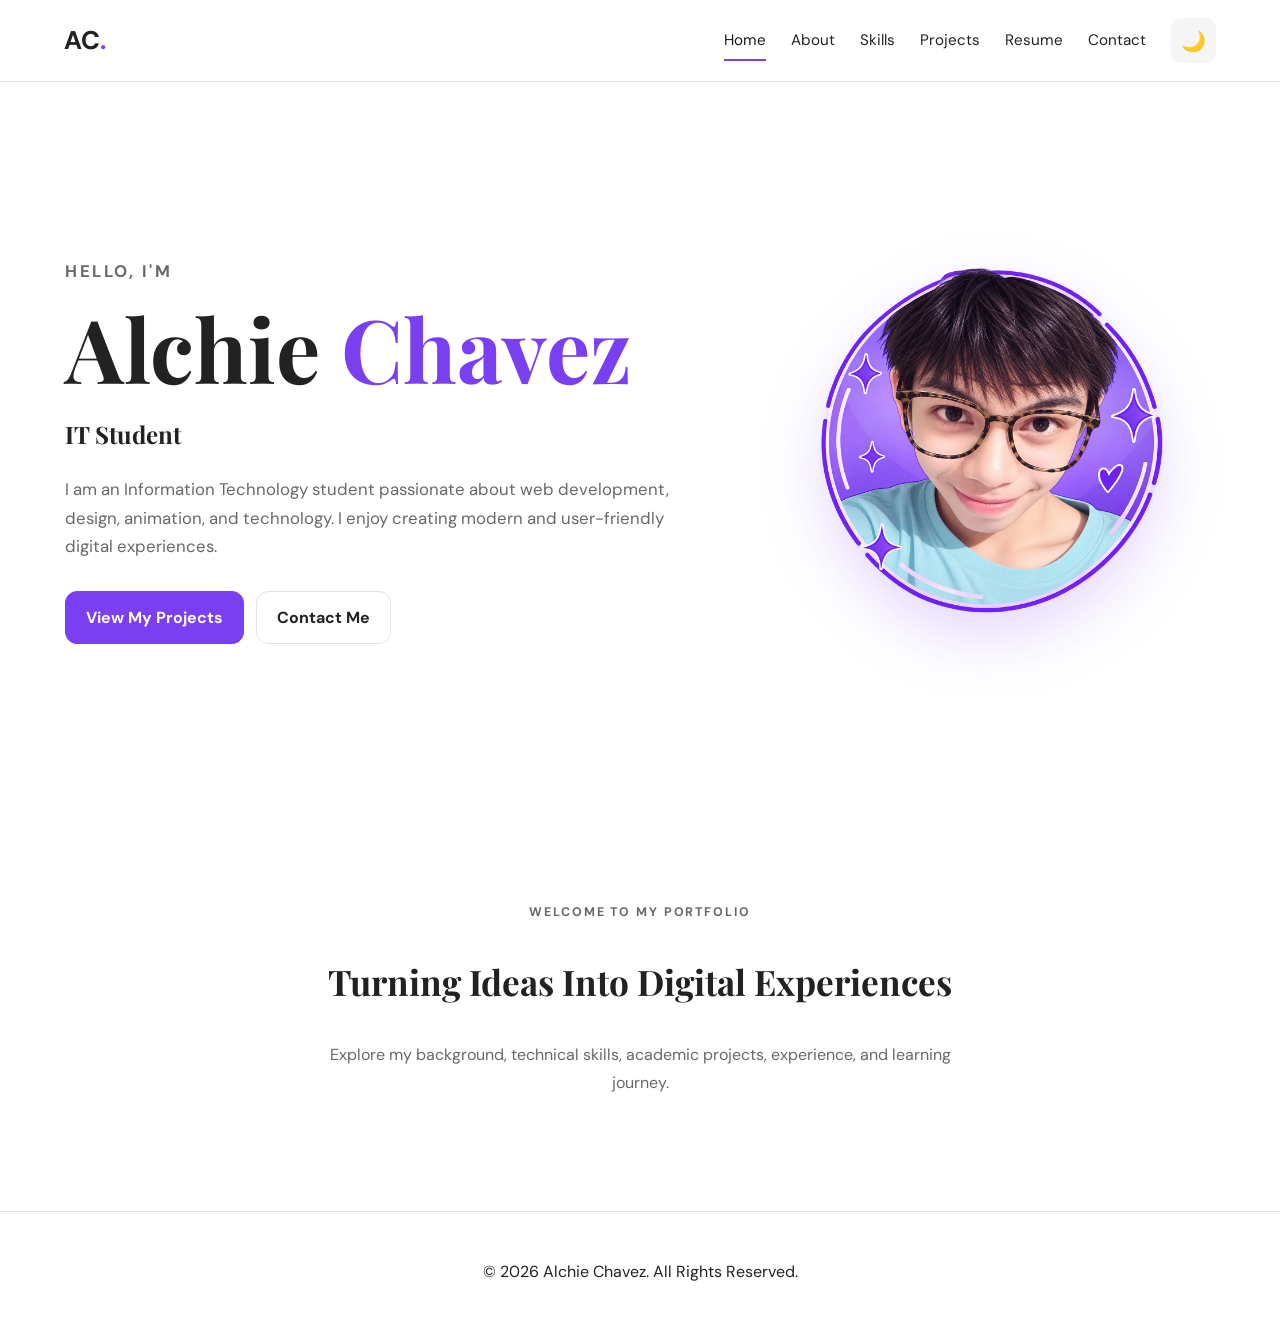
<file: index.html>
<!DOCTYPE html>
<html lang="en">
<head>
    <meta charset="UTF-8">
    <meta name="viewport" content="width=device-width, initial-scale=1.0">
    <title>Alchie Chavez | Portfolio</title>
    <link rel="stylesheet" href="style.css">
</head>

<body>

<header>
    <div class="logo">AC<span>.</span></div>

    <button class="menu-toggle" id="menuToggle">☰</button>

    <nav id="navbar">
        <a href="index.html" class="active">Home</a>
        <a href="about.html">About</a>
        <a href="skills.html">Skills</a>
        <a href="projects.html">Projects</a>
        <a href="resume.html">Resume</a>
        <a href="contact.html">Contact</a>
       <button id="themeToggle" type="button">🌙</button>
    </nav>
</header>

<main>

<section class="hero">

    <div class="hero-content">

        <p class="eyebrow">HELLO, I'M</p>

        <h1>
            Alchie <span>Chavez</span>
        </h1>

        <h2>
            <span id="typing"></span>
        </h2>

        <p>
            I am an Information Technology student passionate about
            web development, design, animation, and technology.
            I enjoy creating modern and user-friendly digital experiences.
        </p>

        <div class="buttons">
            <a href="projects1.html" class="btn primary">
                View My Projects
            </a>

            <a href="contact.html" class="btn secondary">
                Contact Me
            </a>
        </div>

    </div>

    <div class="profile-container">
        <img src="profile1.png" alt="Profile image">
    </div>

</section>

<section class="welcome">

    <p class="eyebrow">WELCOME TO MY PORTFOLIO</p>

    <h2>Turning Ideas Into Digital Experiences</h2>

    <p>
        Explore my background, technical skills, academic projects,
        experience, and learning journey.
    </p>

</section>

</main>

<footer>
    <p>© 2026 Alchie Chavez. All Rights Reserved.</p>
</footer>

<script src="js_script.js"></script>

</body>
</html>
</file>
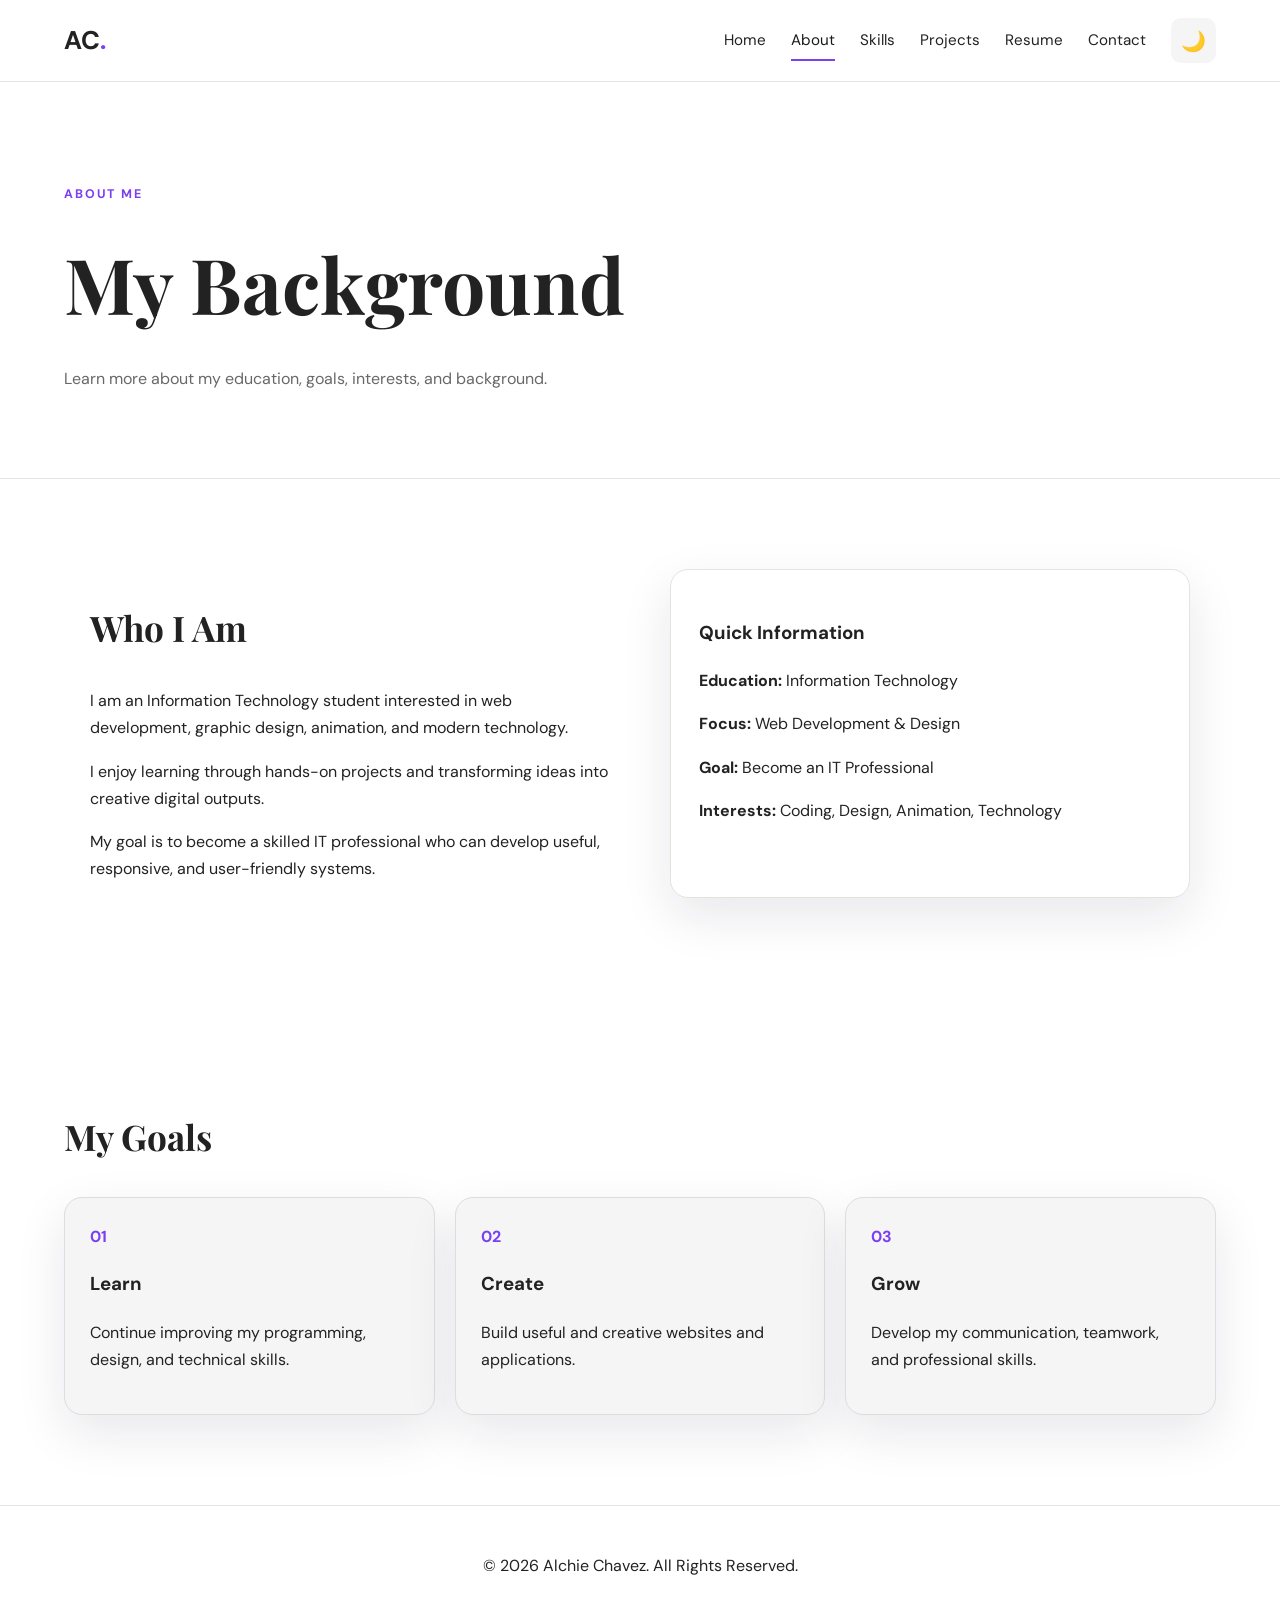
<file: about.html>
<!DOCTYPE html>
<html lang="en">

<head>
    <meta charset="UTF-8">
    <meta name="viewport" content="width=device-width, initial-scale=1.0">
    <title>About | Alchie Chavez</title>

    <link rel="stylesheet" href="style.css">
</head>

<body>

<header>
    <div class="logo">AC<span>.</span></div>

    <button class="menu-toggle" id="menuToggle">☰</button>

    <nav id="navbar">

        <a href="index.html">Home</a>

        <a href="about.html" class="active">About</a>

        <a href="skills.html">Skills</a>

        <a href="projects.html">Projects</a>

        <a href="resume.html">Resume</a>

        <a href="contact.html">Contact</a>

        <button id="themeToggle">🌙</button>

    </nav>

</header>


<main>

<section class="page-header">

    <p class="eyebrow">ABOUT ME</p>

    <h1>My Background</h1>

    <p>
        Learn more about my education, goals, interests, and background.
    </p>
     
</section>


<section class="section">

    <div class="two-column">

        <div>

            <h2>Who I Am</h2>

            <p>
                I am an Information Technology student interested in
                web development, graphic design, animation, and
                modern technology.
            </p>

            <p>
                I enjoy learning through hands-on projects and
                transforming ideas into creative digital outputs.
            </p>

            <p>
                My goal is to become a skilled IT professional who can
                develop useful, responsive, and user-friendly systems.
            </p>

        </div>


        <div class="info-card">

            <h3>Quick Information</h3>

            <p>
                <strong>Education:</strong>
                Information Technology
            </p>

            <p>
                <strong>Focus:</strong>
                Web Development & Design
            </p>

            <p>
                <strong>Goal:</strong>
                Become an IT Professional
            </p>

            <p>
                <strong>Interests:</strong>
                Coding, Design, Animation, Technology
            </p>

        </div>

    </div>

</section>


<section class="section light">

    <div class="container">

        <h2>My Goals</h2>

        <div class="cards">

            <div class="card">

                <span>01</span>

                <h3>Learn</h3>

                <p>
                    Continue improving my programming,
                    design, and technical skills.
                </p>

            </div>


            <div class="card">

                <span>02</span>

                <h3>Create</h3>

                <p>
                    Build useful and creative websites
                    and applications.
                </p>

            </div>


            <div class="card">

                <span>03</span>

                <h3>Grow</h3>

                <p>
                    Develop my communication, teamwork,
                    and professional skills.
                </p>

            </div>

        </div>

    </div>

</section>

</main>


<footer>
    <p>© 2026 Alchie Chavez. All Rights Reserved.</p>
</footer>


<script src="js_script.js"></script>

</body>
</html>
</file>
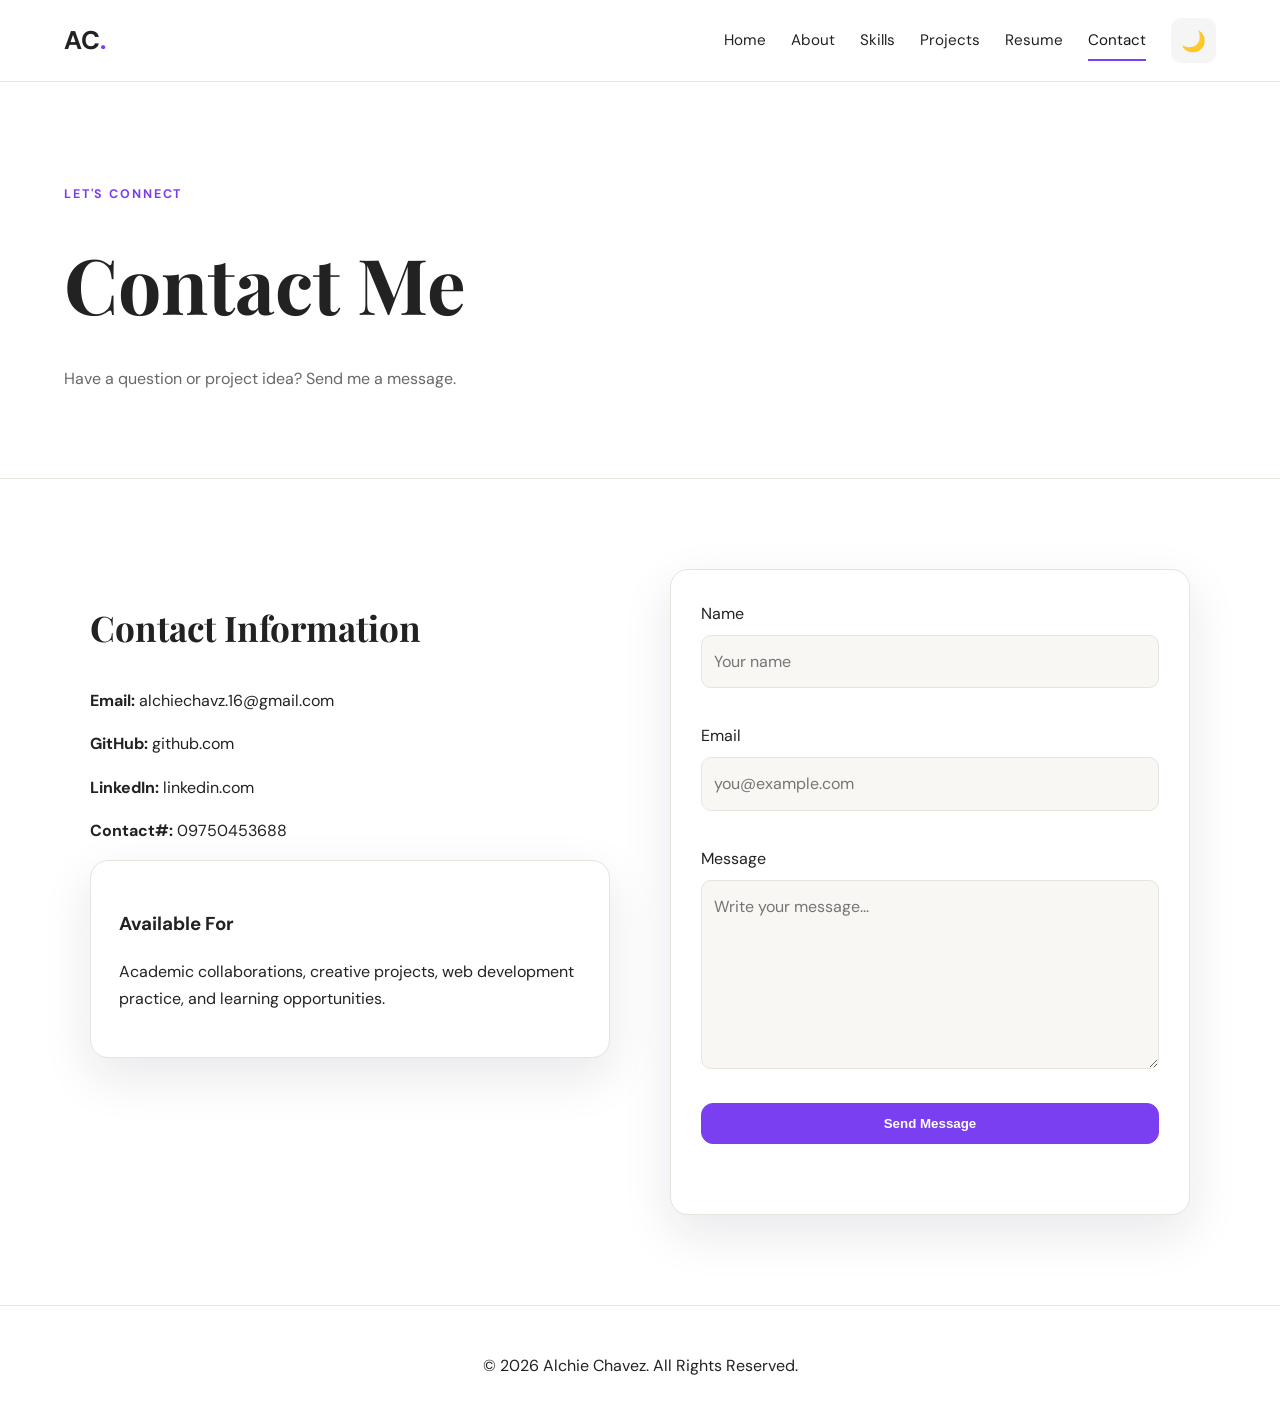
<file: contact.html>
<!DOCTYPE html>
<html lang="en">

<head>

<meta charset="UTF-8">

<meta name="viewport"
      content="width=device-width, initial-scale=1.0">

<title>Contact | Alchie Chavez</title>

<link rel="stylesheet" href="style.css">

</head>

<body>

<header>

<div class="logo">AC<span>.</span></div>

<button class="menu-toggle" id="menuToggle">☰</button>

<nav id="navbar">

<a href="index.html">Home</a>

<a href="about.html">About</a>

<a href="skills.html">Skills</a>

<a href="projects.html">Projects</a>

<a href="resume.html">Resume</a>

<a href="contact.html" class="active">Contact</a>

<button id="themeToggle">🌙</button>

</nav>

</header>


<main>

<section class="page-header">

<p class="eyebrow">LET'S CONNECT</p>

<h1>Contact Me</h1>

<p>
Have a question or project idea?
Send me a message.
</p>

</section>


<section class="section">

<div class="contact-grid">


<div>

<h2>Contact Information</h2>

<p>
<strong>Email:</strong>
<a href="mailto:alchiechavz.16@gmail.com">
alchiechavz.16@gmail.com
</a>
</p>

<p>
<strong>GitHub:</strong>
<a href="https://github.com/"
target="_blank">
github.com
</a>
</p>

<p>
<strong>LinkedIn:</strong>
<a href="https://www.linkedin.com/"
target="_blank">
linkedin.com
</a>
</p>

<p>
<strong>Contact#:</strong>
<a href="https://09750453688/"
target="_blank">
09750453688
</a>
</p>


<div class="info-card">

<h3>Available For</h3>

<p>
Academic collaborations, creative projects,
web development practice, and learning
opportunities.
</p>

</div>

</div>


<!-- CONTACT FORM -->

<form id="contactForm"
      class="contact-form"
      novalidate>


<label for="name">
Name
</label>

<input
    type="text"
    id="name"
    placeholder="Your name">

<span id="nameError"
      class="error">
</span>


<label for="email">
Email
</label>

<input
    type="email"
    id="email"
    placeholder="you@example.com">

<span id="emailError"
      class="error">
</span>


<label for="message">
Message
</label>

<textarea
    id="message"
    rows="6"
    placeholder="Write your message..."></textarea>

<span id="messageError"
      class="error">
</span>


<button type="submit"
        class="btn primary">
Send Message
</button>


<p id="formStatus"></p>

</form>


</div>

</section>

</main>


<button id="scrollTop"
        class="scroll-top">
↑
</button>


<footer>

<p>© 2026 Alchie Chavez. All Rights Reserved.</p>

</footer>


<script src="js_script.js"></script>

</body>
</html>
</file>
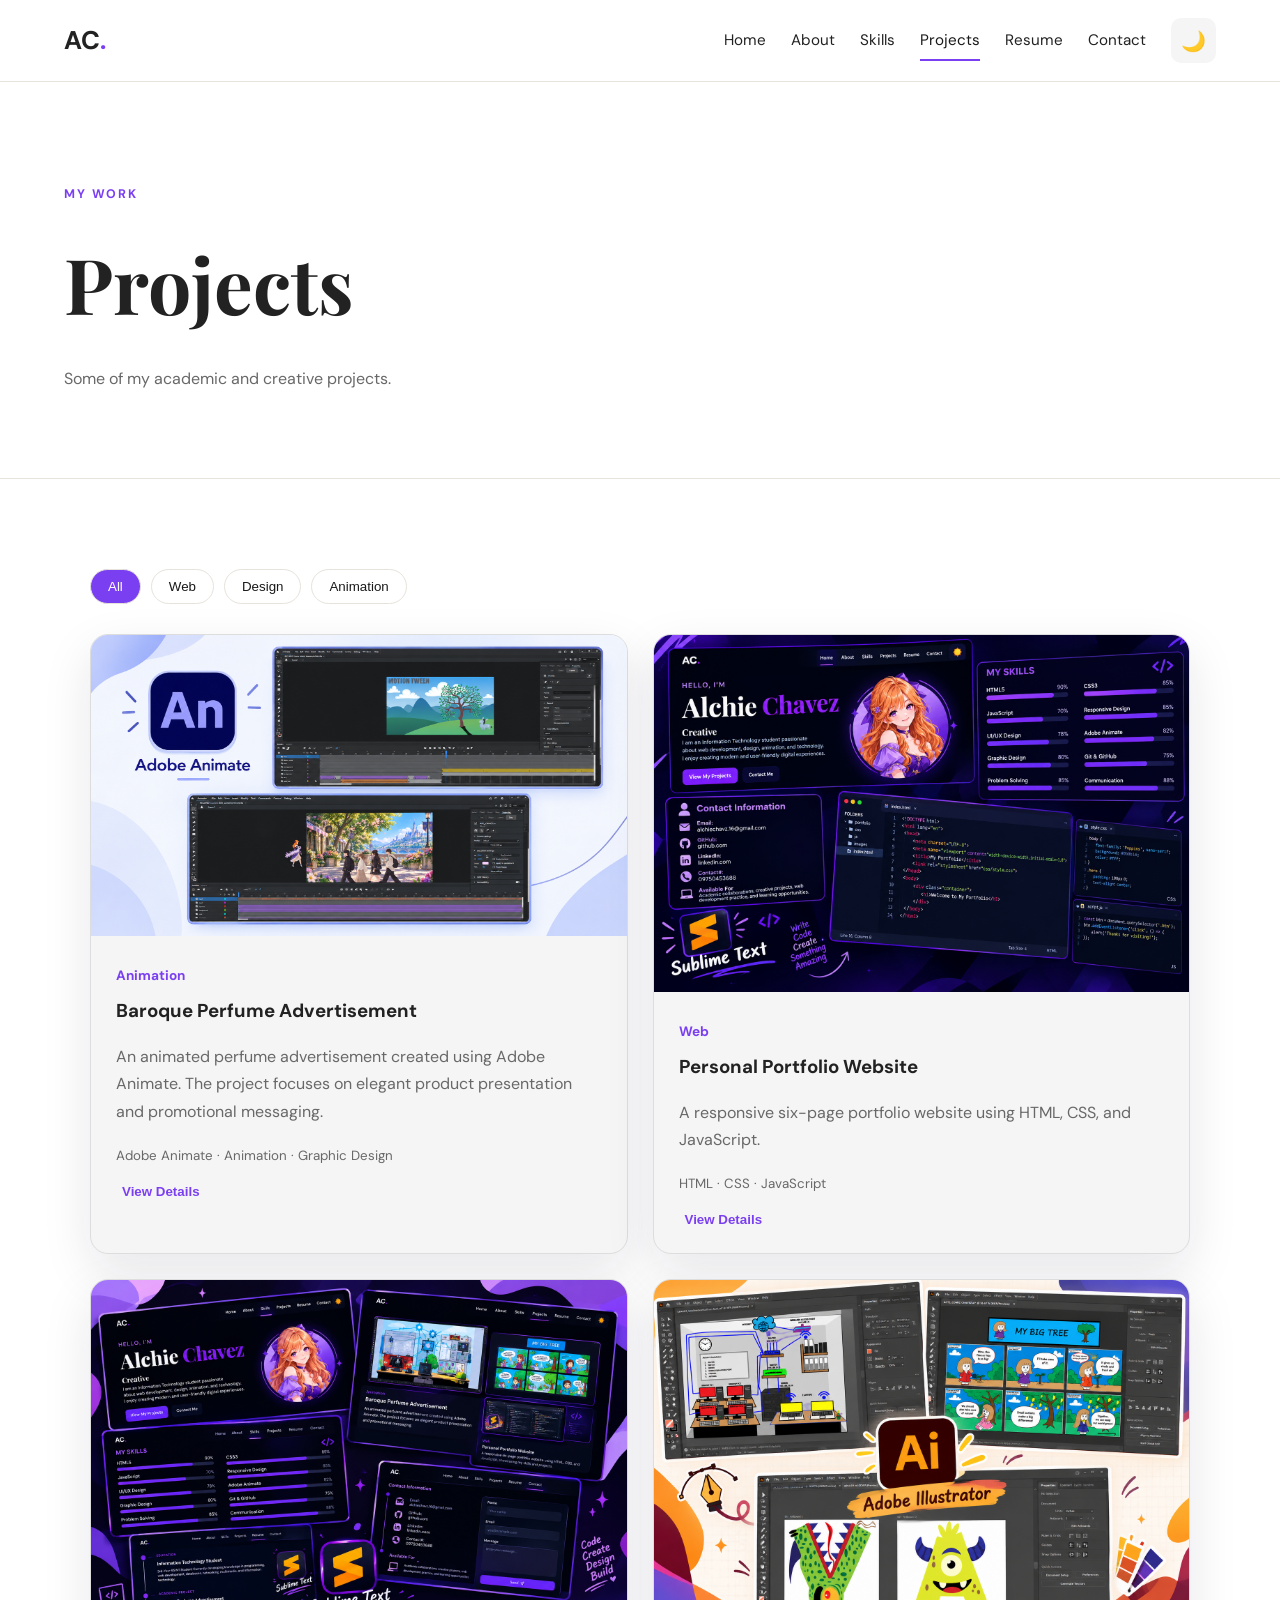
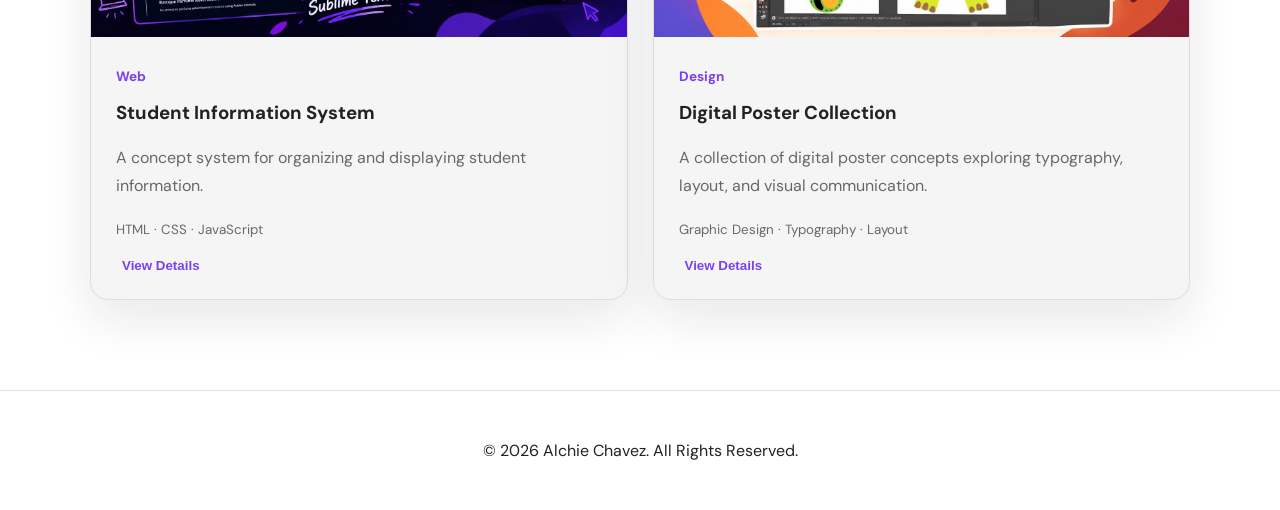
<file: projects.html>
<!DOCTYPE html>
<html lang="en">

<head>

<meta charset="UTF-8">

<meta name="viewport"
      content="width=device-width, initial-scale=1.0">

<title>Projects | Alchie Chavez</title>

<link rel="stylesheet" href="style.css">

</head>

<body>

<header>

<div class="logo">AC<span>.</span></div>

<button class="menu-toggle" id="menuToggle">☰</button>

<nav id="navbar">

<a href="index.html">Home</a>

<a href="about.html">About</a>

<a href="skills.html">Skills</a>

<a href="projects.html" class="active">Projects</a>

<a href="resume.html">Resume</a>

<a href="contact.html">Contact</a>

<button id="themeToggle">🌙</button>

</nav>

</header>


<main>

<section class="page-header">

<p class="eyebrow">MY WORK</p>

<h1>Projects</h1>

<p>
Some of my academic and creative projects.
</p>

</section>


<section class="section">

<div class="filters">

<button class="filter active" data-filter="all">
All
</button>

<button class="filter" data-filter="web">
Web
</button>

<button class="filter" data-filter="design">
Design
</button>

<button class="filter" data-filter="animation">
Animation
</button>

</div>


<div class="project-grid">


<!-- PROJECT 1 -->

<article class="project-card"
         data-category="animation">

<img src="project1.png"
     alt="Baroque Perfume Advertisement">

<div class="project-content">

<span class="tag">Animation</span>

<h3>
Baroque Perfume Advertisement
</h3>

<p>
An animated perfume advertisement created
using Adobe Animate. The project focuses
on elegant product presentation and
promotional messaging.
</p>

<small>
Adobe Animate · Animation · Graphic Design
</small>

<button class="details-btn"
        data-title="Baroque Perfume Advertisement"
        data-description="A Baroque-inspired animated advertisement created for an academic animation project.">
 View Details
</button>

</div>

</article>


<!-- PROJECT 2 -->

<article class="project-card"
         data-category="web">

<img src="project2.png"
     alt="Personal Portfolio">

<div class="project-content">

<span class="tag">Web</span>

<h3>
Personal Portfolio Website
</h3>

<p>
A responsive six-page portfolio website
using HTML, CSS, and JavaScript.
</p>

<small>
HTML · CSS · JavaScript
</small>

<button class="details-btn"
        data-title="Personal Portfolio Website"
        data-description="A responsive portfolio website featuring navigation, dark mode, project filtering, modal windows, and form validation.">
 View Details
</button>

</div>

</article>


<!-- PROJECT 3 -->

<article class="project-card"
         data-category="web">

<img src="project3.png"
     alt="Student Information System">

<div class="project-content">

<span class="tag">Web</span>

<h3>
Student Information System
</h3>

<p>
A concept system for organizing and
displaying student information.
</p>

<small>
HTML · CSS · JavaScript
</small>

<button class="details-btn"
        data-title="Student Information System"
        data-description="A student-focused website concept designed to organize and present information through a simple interface.">
 View Details
</button>

</div>

</article>


<!-- PROJECT 4 -->

<article class="project-card"
         data-category="design">

<img src="project4.png"
     alt="Digital Poster">

<div class="project-content">

<span class="tag">Design</span>

<h3>
Digital Poster Collection
</h3>

<p>
A collection of digital poster concepts
exploring typography, layout, and
visual communication.
</p>

<small>
Graphic Design · Typography · Layout
</small>

<button class="details-btn"
        data-title="Digital Poster Collection"
        data-description="A collection of poster designs created to practice visual hierarchy, typography, composition, and communication.">
 View Details
</button>

</div>

</article>


</div>

</section>

</main>


<!-- MODAL -->

<div class="modal" id="projectModal">

<div class="modal-box">

<button id="closeModal">×</button>

<h2 id="modalTitle"></h2>

<p id="modalDescription"></p>

</div>

</div>


<footer>

<p>© 2026 Alchie Chavez. All Rights Reserved.</p>

</footer>


<script src="js_script.js"></script>

</body>
</html>
</file>
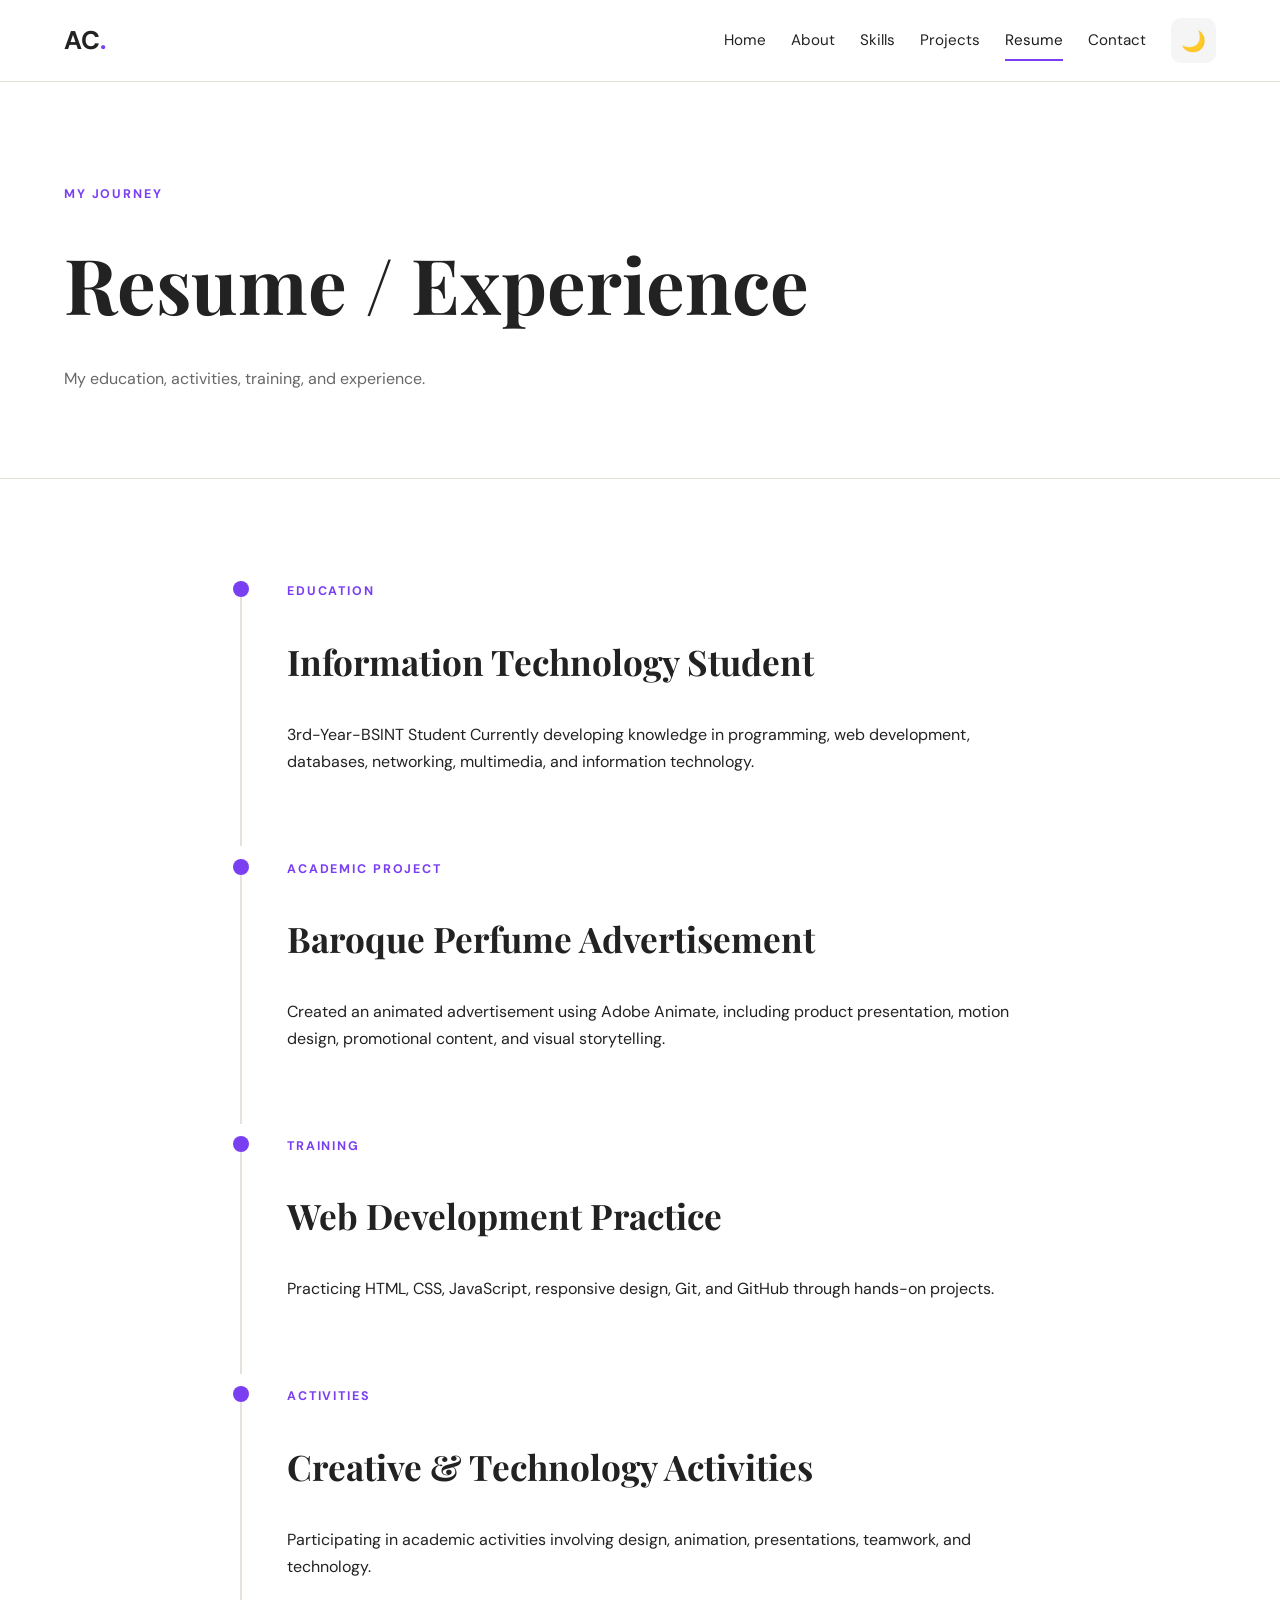
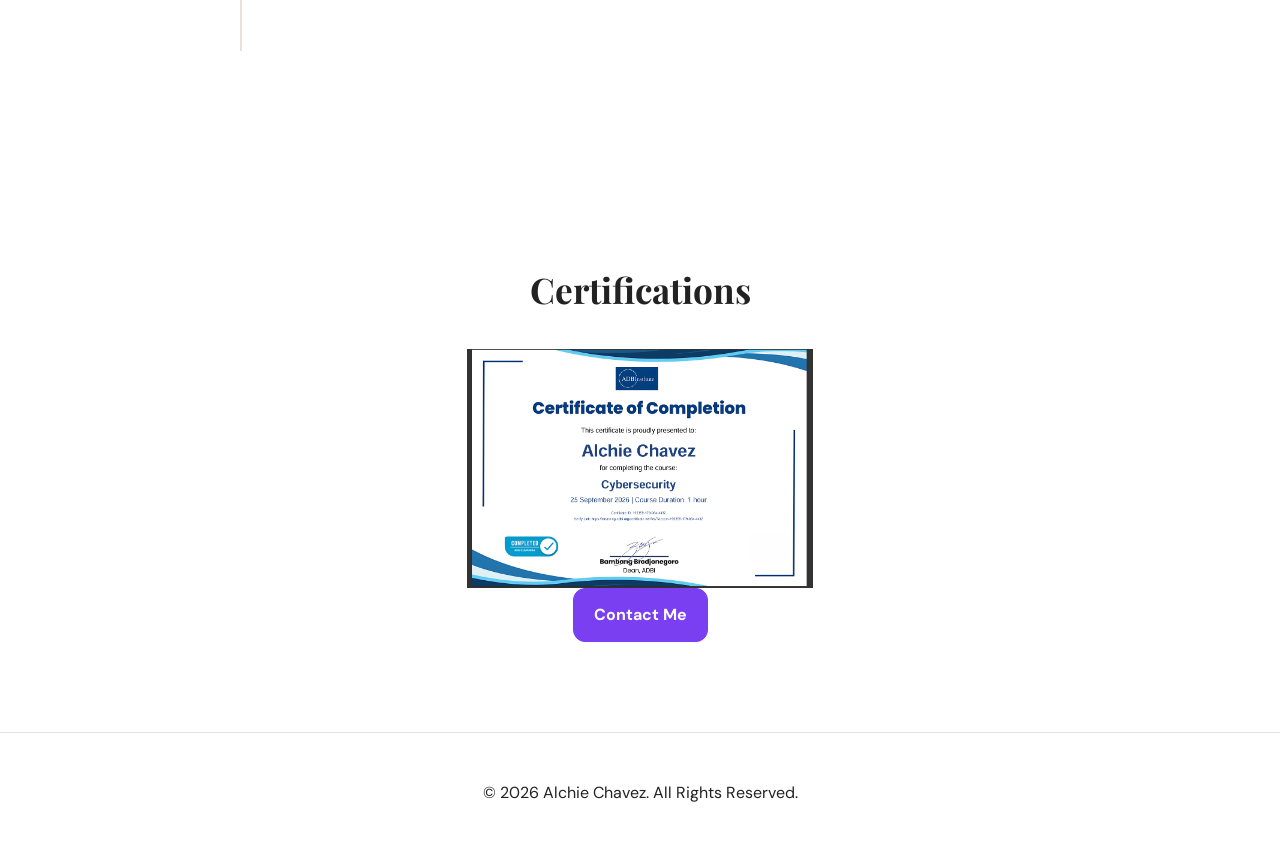
<file: resume.html>
<!DOCTYPE html>
<html lang="en">

<head>

<meta charset="UTF-8">

<meta name="viewport"
      content="width=device-width, initial-scale=1.0">

<title>Resume | Alchie Chavez</title>

<link rel="stylesheet" href="style.css">

</head>

<body>

<header>

<div class="logo">AC<span>.</span></div>

<button class="menu-toggle" id="menuToggle">☰</button>

<nav id="navbar">

<a href="index.html">Home</a>

<a href="about.html">About</a>

<a href="skills.html">Skills</a>

<a href="projects.html">Projects</a>

<a href="resume.html" class="active">Resume</a>

<a href="contact.html">Contact</a>

<button id="themeToggle">🌙</button>

</nav>

</header>


<main>

<section class="page-header">

<p class="eyebrow">MY JOURNEY</p>

<h1>Resume / Experience</h1>

<p>
My education, activities, training, and experience.
</p>

</section>


<section class="section">

<div class="timeline">


<div class="timeline-item">

<span class="timeline-dot"></span>

<p class="eyebrow">
EDUCATION
</p>

<h2>
Information Technology Student
</h2>

<p>
3rd-Year-BSINT Student Currently developing knowledge in programming,
web development, databases, networking,
multimedia, and information technology.
</p>

</div>


<div class="timeline-item">

<span class="timeline-dot"></span>

<p class="eyebrow">
ACADEMIC PROJECT
</p>

<h2>
Baroque Perfume Advertisement
</h2>

<p>
Created an animated advertisement using
Adobe Animate, including product presentation,
motion design, promotional content, and
visual storytelling.
</p>

</div>


<div class="timeline-item">

<span class="timeline-dot"></span>

<p class="eyebrow">
TRAINING
</p>

<h2>
Web Development Practice
</h2>

<p>
Practicing HTML, CSS, JavaScript, responsive
design, Git, and GitHub through hands-on
projects.
</p>

</div>


<div class="timeline-item">

<span class="timeline-dot"></span>

<p class="eyebrow">
ACTIVITIES
</p>

<h2>
Creative & Technology Activities
</h2>

<p>
Participating in academic activities involving
design, animation, presentations, teamwork,
and technology.
</p>

</div>


</div>

</section>


<section class="welcome">

<h2>Certifications</h2>

<img src="certificate.png" alt="certificate" class="certificate-img">

<a href="contact.html"
   class="btn primary">
Contact Me
</a>

</section>

</main>


<footer>

<p>© 2026 Alchie Chavez. All Rights Reserved.</p>

</footer>


<script src="js_script.js"></script>

</body>
</html>
</file>
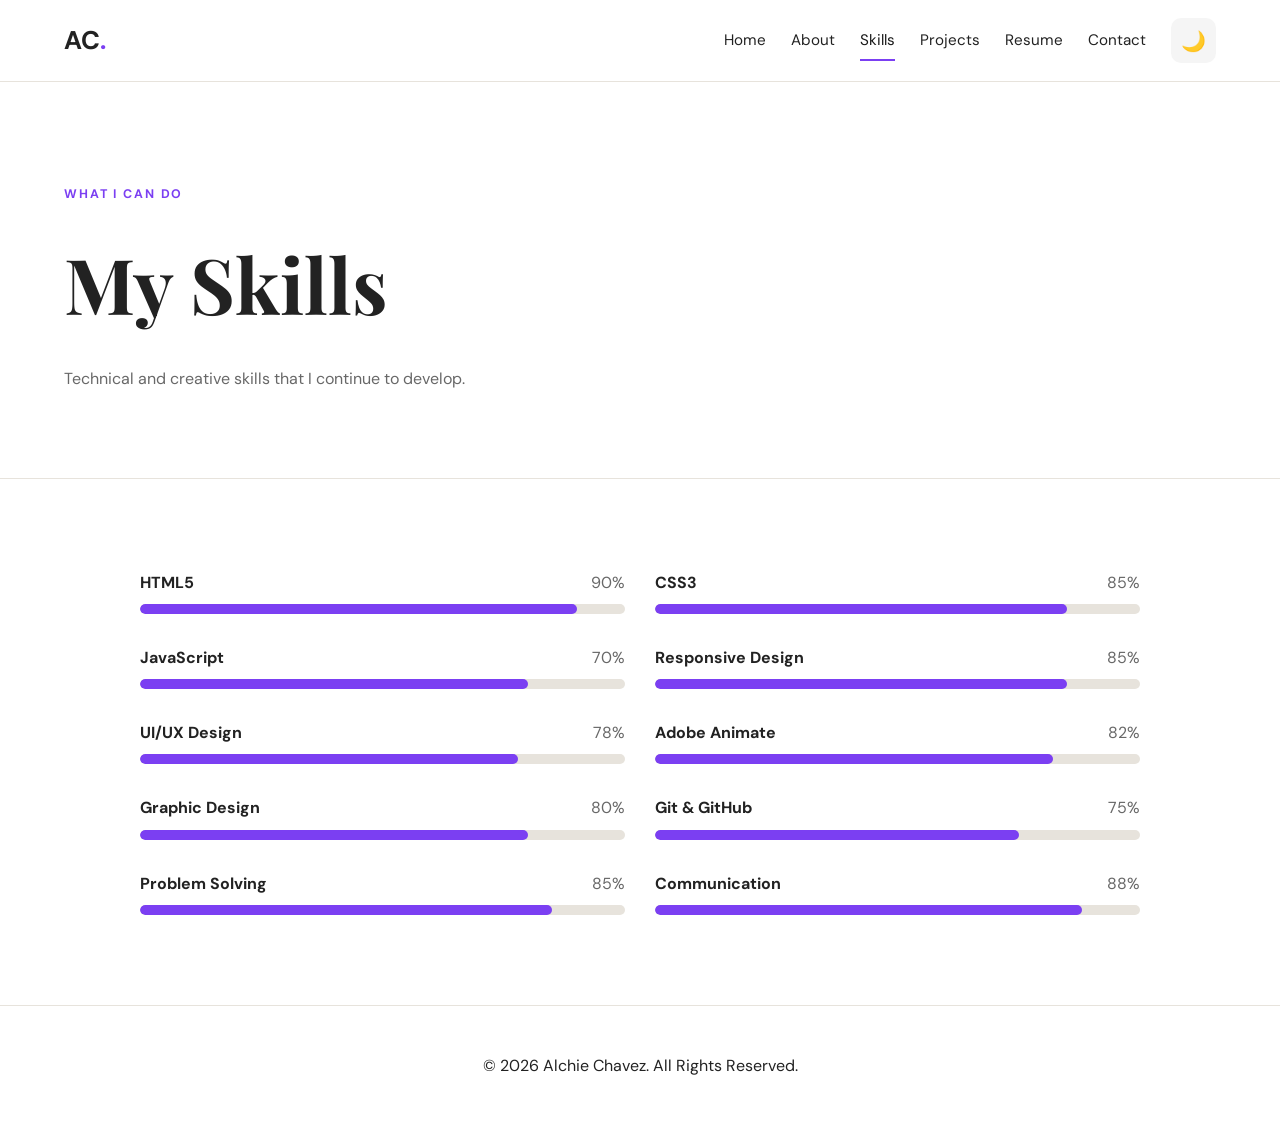
<file: skills.html>
<!DOCTYPE html>
<html lang="en">

<head>

    <meta charset="UTF-8">

    <meta name="viewport"
          content="width=device-width, initial-scale=1.0">

    <title>Skills | Alchie Chavez</title>

    <link rel="stylesheet" href="style.css">

</head>

<body>

<header>

    <div class="logo">AC<span>.</span></div>

    <button class="menu-toggle" id="menuToggle">☰</button>

    <nav id="navbar">

        <a href="index.html">Home</a>

        <a href="about.html">About</a>

        <a href="skills.html" class="active">Skills</a>

        <a href="projects.html">Projects</a>

        <a href="resume.html">Resume</a>

        <a href="contact.html">Contact</a>

        <button id="themeToggle">🌙</button>

    </nav>

</header>


<main>

<section class="page-header">

    <p class="eyebrow">WHAT I CAN DO</p>

    <h1>My Skills</h1>

    <p>
        Technical and creative skills that I continue to develop.
    </p>

</section>


<section class="section">

<div class="skills-grid">


    <div class="skill">

        <div class="skill-title">

            <strong>HTML5</strong>

            <span>90%</span>

        </div>

        <div class="progress">
            <div style="width:90%"></div>
        </div>

    </div>


    <div class="skill">

        <div class="skill-title">

            <strong>CSS3</strong>

            <span>85%</span>

        </div>

        <div class="progress">
            <div style="width:85%"></div>
        </div>

    </div>


    <div class="skill">

        <div class="skill-title">

            <strong>JavaScript</strong>

            <span>70%</span>

        </div>

        <div class="progress">
            <div style="width:80%"></div>
        </div>

    </div>


    <div class="skill">

        <div class="skill-title">

            <strong>Responsive Design</strong>

            <span>85%</span>

        </div>

        <div class="progress">
            <div style="width:85%"></div>
        </div>

    </div>


    <div class="skill">

        <div class="skill-title">

            <strong>UI/UX Design</strong>

            <span>78%</span>

        </div>

        <div class="progress">
            <div style="width:78%"></div>
        </div>

    </div>


    <div class="skill">

        <div class="skill-title">

            <strong>Adobe Animate</strong>

            <span>82%</span>

        </div>

        <div class="progress">
            <div style="width:82%"></div>
        </div>

    </div>


    <div class="skill">

        <div class="skill-title">

            <strong>Graphic Design</strong>

            <span>80%</span>

        </div>

        <div class="progress">
            <div style="width:80%"></div>
        </div>

    </div>


    <div class="skill">

        <div class="skill-title">

            <strong>Git & GitHub</strong>

            <span>75%</span>

        </div>

        <div class="progress">
            <div style="width:75%"></div>
        </div>

    </div>


    <div class="skill">

        <div class="skill-title">

            <strong>Problem Solving</strong>

            <span>85%</span>

        </div>

        <div class="progress">
            <div style="width:85%"></div>
        </div>

    </div>


    <div class="skill">

        <div class="skill-title">

            <strong>Communication</strong>

            <span>88%</span>

        </div>

        <div class="progress">
            <div style="width:88%"></div>
        </div>

    </div>


</div>

</section>

</main>


<footer>

    <p>© 2026 Alchie Chavez. All Rights Reserved.</p>

</footer>


<script src="js_script.js"></script>

</body>
</html>
</file>
<file: style.css>
@import url('https://fonts.googleapis.com/css2?family=DM+Sans:wght@400;500;600;700&family=Playfair+Display:wght@600;700&display=swap');


:root {

    --background: #f8f7f4;

    --surface: #ffffff;

    --text: #191919;

    --muted: #686868;

    --accent: #7b3ff2;

    --accent-light: #a16cff;

    --border: #e7e3dc;

    --shadow:
        0 18px 50px rgba(30,20,50,0.10);
}


[data-theme="dark"] {

    --background: #111114;

    --surface: #1a1a20;

    --text: #f5f3fa;

    --muted: #b5b2bd;

    --border: #303038;

    --shadow:
        0 18px 50px rgba(0,0,0,0.3);
}


* {
    box-sizing: border-box;
}


html {
    scroll-behavior: smooth;
}


body {

    margin: 0;

    background: var(--background);

    color: var(--text);

    font-family:
        "DM Sans",
        sans-serif;

    line-height: 1.7;

    transition:
        background 0.3s,
        color 0.3s;
}


a {
    color: inherit;

    text-decoration: none;
}


/* HEADER */

header {

    position: sticky;

    top: 0;

    z-index: 100;

    display: flex;

    justify-content: space-between;

    align-items: center;

    padding: 18px 5%;

    background:
        rgba(248,247,244,0.92);

    backdrop-filter:
        blur(15px);

    border-bottom:
        1px solid var(--border);
}


[data-theme="dark"] header {

    background:
        rgba(17,17,20,0.92);
}


.logo {

    font-size: 1.6rem;

    font-weight: 700;
}


.logo span {

    color: var(--accent);
}


nav {

    display: flex;

    align-items: center;

    gap: 25px;
}


nav a {

    color: var(--muted);

    font-size: 0.95rem;

    position: relative;
}


nav a:hover,
nav a.active {

    color: var(--text);
}


nav a.active::after {

    content: "";

    position: absolute;

    left: 0;

    right: 0;

    bottom: -8px;

    height: 2px;

    background: var(--accent);
}


#themeToggle {

    border: none;

    background: var(--surface);

    color: var(--text);

    padding: 8px 12px;

    border-radius: 10px;

    cursor: pointer;
}


.menu-toggle {

    display: none;

    border: none;

    background: var(--surface);

    color: var(--text);

    font-size: 1.4rem;

    padding: 8px;

    cursor: pointer;
}


/* HERO */

.hero {

    width: 90%;

    max-width: 1150px;

    min-height: 80vh;

    margin: auto;

    display: grid;

    grid-template-columns:
        1.2fr 0.8fr;

    gap: 50px;

    align-items: center;
}


.eyebrow {

    color: var(--accent);

    font-weight: 700;

    letter-spacing: 0.15em;

    font-size: 0.78rem;
}


.hero h1 {

    font-family:
        "Playfair Display",
        serif;

    font-size:
        clamp(3rem,7vw,5.5rem);

    line-height: 1.05;

    margin: 10px 0;
}


.hero h1 span {

    color: var(--accent);
}


.hero h2 {

    font-size: 1.5rem;

    margin: 20px 0;
}


.hero p {

    max-width: 650px;

    color: var(--muted);

    font-size: 1.05rem;
}


.buttons {

    display: flex;

    gap: 12px;

    margin-top: 30px;

    flex-wrap: wrap;
}


.btn {

    display: inline-block;

    padding: 12px 20px;

    border-radius: 12px;

    font-weight: 700;

    border: 1px solid var(--border);

    cursor: pointer;
}


.primary {

    background: var(--accent);

    color: white;

    border-color: var(--accent);
}


.secondary {

    background: var(--surface);
}


.profile-container {

    display: grid;

    place-items: center;
}


.profile-container img {

    width: min(360px,80vw);

    filter:
        drop-shadow(
            0 25px 30px
            rgba(123,63,242,0.2)
        );
}


/* PAGE HEADER */

.page-header {

    padding: 90px 5% 70px;

    background: var(--surface);

    border-bottom:
        1px solid var(--border);
}


.page-header h1 {

    font-family:
        "Playfair Display",
        serif;

    font-size:
        clamp(3rem,6vw,5rem);

    margin: 0;
}


.page-header p:last-child {

    color: var(--muted);
}


/* SECTIONS */

.section {

    padding: 90px 5%;
}


.welcome {

    padding: 90px 5%;

    text-align: center;

    background: var(--surface);
}


.welcome p {

    color: var(--muted);

    max-width: 650px;

    margin:
        10px auto 25px;
}


h2 {

    font-family:
        "Playfair Display",
        serif;

    font-size: 2.2rem;
}




.two-column {

    max-width: 1100px;

    margin: auto;

    display: grid;

    grid-template-columns:
        1fr 1fr;

    gap: 60px;
}


.info-card {

    background: var(--surface);

    border:
        1px solid var(--border);

    border-radius: 18px;

    padding: 28px;

    box-shadow: var(--shadow);
}




.cards {

    display: grid;

    grid-template-columns:
        repeat(3,1fr);

    gap: 20px;
}


.card {

    background: var(--surface);

    border:
        1px solid var(--border);

    border-radius: 18px;

    padding: 25px;

    box-shadow: var(--shadow);
}


.card span {

    color: var(--accent);

    font-weight: bold;
}


.light {

    background: var(--surface);
}




.skills-grid {

    max-width: 1000px;

    margin: auto;

    display: grid;

    grid-template-columns:
        1fr 1fr;

    gap: 30px;
}


.skill-title {

    display: flex;

    justify-content: space-between;

    margin-bottom: 8px;
}


.skill-title span {

    color: var(--muted);
}


.progress {

    height: 10px;

    background: var(--border);

    border-radius: 20px;

    overflow: hidden;
}


.progress div {

    height: 100%;

    background: var(--accent);

    border-radius: 20px;

    animation:
        progressAnimation 1.5s ease;
}


@keyframes progressAnimation {

    from {
        width: 0;
    }

}




.filters {

    max-width: 1100px;

    margin:
        0 auto 30px;

    display: flex;

    gap: 10px;

    flex-wrap: wrap;
}


.filter {

    padding: 9px 17px;

    border:
        1px solid var(--border);

    border-radius: 30px;

    background: var(--surface);

    color: var(--text);

    cursor: pointer;
}


.filter.active {

    background: var(--accent);

    color: white;
}




.project-grid {

    max-width: 1100px;

    margin: auto;

    display: grid;

    grid-template-columns:
        repeat(2,1fr);

    gap: 25px;
}


.project-card {

    background: var(--surface);

    border:
        1px solid var(--border);

    border-radius: 18px;

    overflow: hidden;

    box-shadow: var(--shadow);
}


.project-card img {

    width: 100%;

    display: block;
}


.project-content {

    padding: 25px;
}


.tag {

    color: var(--accent);

    font-weight: bold;

    font-size: 0.85rem;
}


.project-content h3 {

    margin: 7px 0;
}


.project-content p,
.project-content small {

    color: var(--muted);
}


.details-btn {

    display: block;

    margin-top: 15px;

    border: none;

    background: none;

    color: var(--accent);

    font-weight: bold;

    cursor: pointer;
}




.modal {

    display: none;

    position: fixed;

    inset: 0;

    background:
        rgba(0,0,0,0.65);

    z-index: 200;

    place-items: center;

    padding: 20px;
}


.modal.show {

    display: grid;
}


.modal-box {

    width: min(550px,100%);

    background: var(--surface);

    color: var(--text);

    border-radius: 18px;

    padding: 35px;

    position: relative;
}


#closeModal {

    position: absolute;

    right: 15px;

    top: 8px;

    background: none;

    border: none;

    font-size: 2rem;

    color: var(--text);

    cursor: pointer;
}




.timeline {

    max-width: 800px;

    margin: auto;
}


.timeline-item {

    position: relative;

    padding:
        0 0 55px 45px;

    border-left:
        2px solid var(--border);
}


.timeline-dot {

    position: absolute;

    left: -9px;

    top: 0;

    width: 16px;

    height: 16px;

    border-radius: 50%;

    background: var(--accent);
}



.contact-grid {

    max-width: 1100px;

    margin: auto;

    display: grid;

    grid-template-columns:
        1fr 1fr;

    gap: 60px;
}


.contact-form {

    display: flex;

    flex-direction: column;

    gap: 8px;

    background: var(--surface);

    border:
        1px solid var(--border);

    border-radius: 18px;

    padding: 30px;

    box-shadow: var(--shadow);
}


.contact-form input,
.contact-form textarea {

    width: 100%;

    font: inherit;

    padding: 12px;

    background: var(--background);

    color: var(--text);

    border:
        1px solid var(--border);

    border-radius: 10px;
}


.error {

    color: #d33;

    font-size: 0.8rem;

    min-height: 18px;
}


#formStatus {

    font-weight: bold;
}




.scroll-top {

    display: none;

    position: fixed;

    right: 20px;

    bottom: 20px;

    width: 45px;

    height: 45px;

    border: none;

    border-radius: 50%;

    background: var(--accent);

    color: white;

    font-size: 1.2rem;

    cursor: pointer;

    z-index: 50;
}




footer {

    text-align: center;

    padding: 30px 5%;

    color: var(--muted);

    border-top:
        1px solid var(--border);
}




@media(max-width:800px) {

    header {
        padding: 16px 5%;
    }


    .menu-toggle {
        display: block;
    }


    nav {

        display: none;

        position: absolute;

        top: 70px;

        left: 0;

        right: 0;

        padding: 25px 5%;

        background: var(--surface);

        flex-direction: column;

        align-items: flex-start;

        border-bottom:
            1px solid var(--border);
    }


    nav.open {
        display: flex;
    }


    .hero {

        grid-template-columns: 1fr;

        padding:
            60px 0;
    }


    .profile-container {

        order: -1;
    }


    .two-column,
    .contact-grid,
    .skills-grid,
    .project-grid {

        grid-template-columns: 1fr;
    }


    .cards {

        grid-template-columns: 1fr;
    }


    .page-header {

        padding:
            60px 5% 50px;
    }


    .section {

        padding:
            65px 5%;
    }

}
/* ==========================================
   LIGHT / DARK MODE
========================================== */

/* LIGHT MODE */
:root {
    --bg-color: #ffffff;
    --text-color: #222222;
    --card-color: #f5f5f5;
    --border-color: #dddddd;
    --nav-color: #ffffff;
    --input-color: #ffffff;
}


/* DARK MODE */
[data-theme="dark"] {
    --bg-color: #121212;
    --text-color: #ffffff;
    --card-color: #1e1e1e;
    --border-color: #444444;
    --nav-color: #181818;
    --input-color: #252525;
}


/* MAIN PAGE */
body {
    background-color: var(--bg-color);
    color: var(--text-color);
    transition:
        background-color 0.3s ease,
        color 0.3s ease;
}


/* NAVIGATION */
header,
nav {
    background-color: var(--nav-color);
    color: var(--text-color);
}


/* LINKS */
nav a {
    color: var(--text-color);
}


/* SECTIONS */
section {
    background-color: var(--bg-color);
    color: var(--text-color);
}


/* CARDS */
.card,
.project-card,
.skill-card,
.service-card {
    background-color: var(--card-color);
    color: var(--text-color);
    border-color: var(--border-color);
}


/* HEADINGS */
h1,
h2,
h3,
h4,
h5,
h6 {
    color: var(--text-color);
}


/* PARAGRAPHS */
p {
    color: var(--text-color);
}


/* INPUTS */
input,
textarea,
select {
    background-color: var(--input-color);
    color: var(--text-color);
    border-color: var(--border-color);
}


/* THEME BUTTON */
#themeToggle {
    cursor: pointer;
    border: none;
    background-color: var(--card-color);
    color: var(--text-color);

    width: 45px;
    height: 45px;

    border-radius: 10px;

    font-size: 20px;

    display: flex;
    align-items: center;
    justify-content: center;

    transition: 0.3s ease;
}


#themeToggle:hover {
    transform: scale(1.08);
}
.certificate-img {
    width: 30%;
    max-width: 500px;
    height: auto;
    display: block;
    margin: 0 auto;
}
</file>
